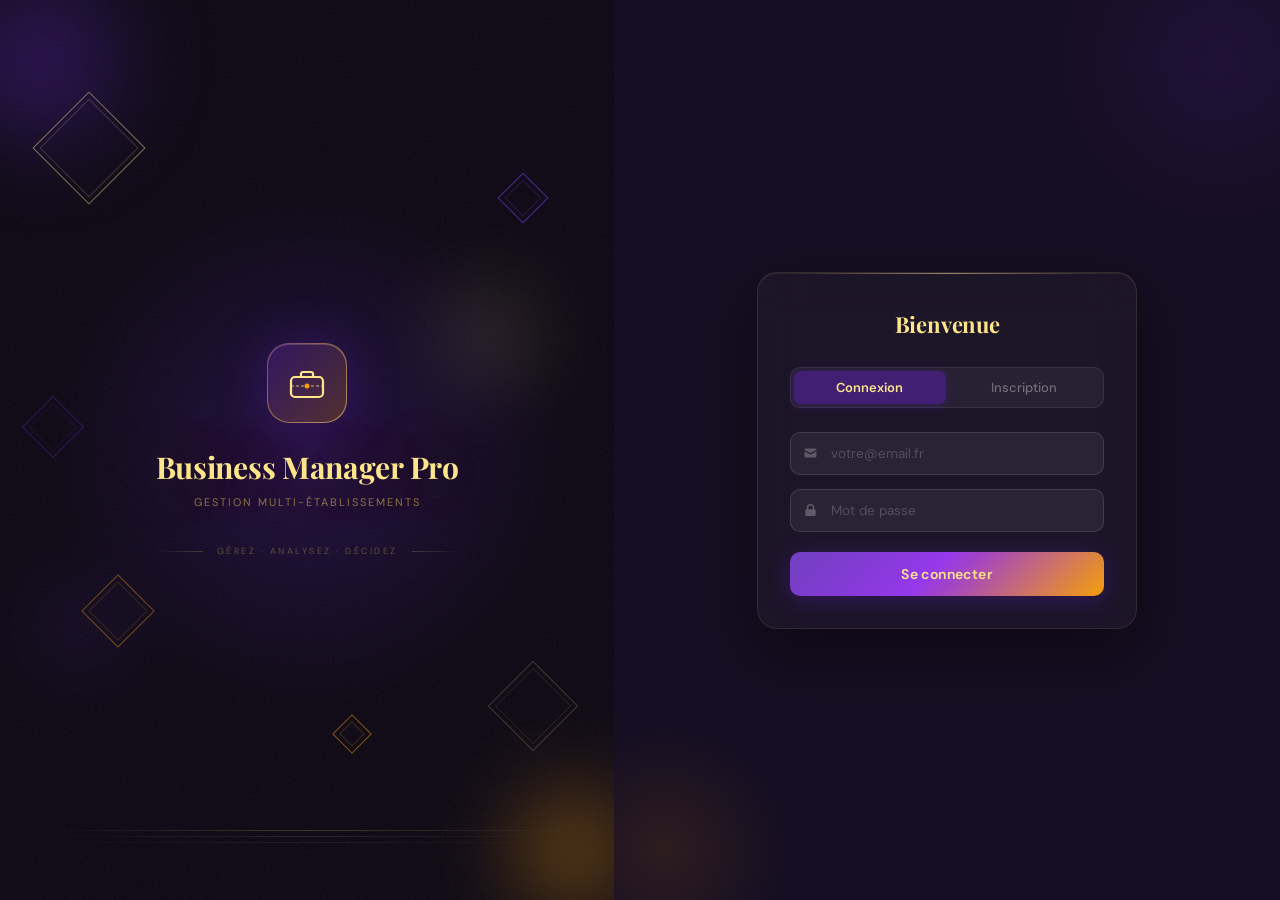
<file: templates/login.html>
<!DOCTYPE html>
<html lang="fr">
<head>
  <meta charset="UTF-8">
  <meta name="viewport" content="width=device-width, initial-scale=1.0">
  <title>Business Manager Pro — Connexion</title>
  <link rel="preconnect" href="https://fonts.googleapis.com">
  <link rel="preconnect" href="https://fonts.gstatic.com" crossorigin>
  <link href="https://fonts.googleapis.com/css2?family=Playfair+Display:wght@400;600;700&family=DM+Sans:wght@300;400;500;600&display=swap" rel="stylesheet">
  <style>
    :root {
      --dark:       #0D0814;
      --dark-mid:   #160E22;
      --dark-card:  #1A1030;
      --violet:     #5B21B6;
      --violet-mid: #7C3AED;
      --orange:     #F59E0B;
      --gold:       #FDE68A;
      --gold-dim:   #C9A84C;
      --white:      #FFFFFF;
      --glass:      rgba(255,255,255,0.04);
      --glass-border: rgba(253,230,138,0.12);
      --input-bg:   rgba(255,255,255,0.06);
      --input-border: rgba(255,255,255,0.12);
      --muted:      rgba(255,255,255,0.35);
      --error-bg:   rgba(220,38,38,0.12);
      --error-text: #FCA5A5;
      --success-bg: rgba(5,150,105,0.12);
      --success-text:#6EE7B7;
    }

    *, *::before, *::after { box-sizing: border-box; margin: 0; padding: 0; }

    body {
      font-family: 'DM Sans', sans-serif;
      min-height: 100vh;
      display: flex;
      background: var(--dark);
      overflow: hidden;
    }

    /* ══════════════════════════════════════════
       LEFT PANEL
    ══════════════════════════════════════════ */
    .panel-left {
      flex: 0 0 48%;
      position: relative;
      background: var(--dark);
      display: flex;
      flex-direction: column;
      align-items: center;
      justify-content: center;
      padding: 48px 40px;
      overflow: hidden;
    }

    .panel-left::before {
      content: '';
      position: absolute;
      inset: 0;
      background-image: url("data:image/svg+xml,%3Csvg viewBox='0 0 256 256' xmlns='http://www.w3.org/2000/svg'%3E%3Cfilter id='noise'%3E%3CfeTurbulence type='fractalNoise' baseFrequency='0.9' numOctaves='4' stitchTiles='stitch'/%3E%3C/filter%3E%3Crect width='100%25' height='100%25' filter='url(%23noise)' opacity='0.04'/%3E%3C/svg%3E");
      pointer-events: none;
      z-index: 1;
    }

    .panel-left::after {
      content: '';
      position: absolute;
      top: 50%; left: 50%;
      transform: translate(-50%, -50%);
      width: 520px; height: 520px;
      background: radial-gradient(ellipse, rgba(91,33,182,0.28) 0%, transparent 70%);
      pointer-events: none;
      z-index: 0;
    }

    /* Orbs */
    .orb {
      position: absolute;
      border-radius: 50%;
      filter: blur(40px);
      animation: floatOrb var(--dur) ease-in-out infinite alternate;
      opacity: 0.5;
      pointer-events: none;
    }
    .orb-1 { width:240px; height:240px; background:radial-gradient(circle,#5B21B6 0%,transparent 70%); top:-60px; left:-80px; --dur:7s; }
    .orb-2 { width:180px; height:180px; background:radial-gradient(circle,#F59E0B 0%,transparent 70%); bottom:-40px; right:-50px; --dur:9s; animation-delay:-3s; }
    .orb-3 { width:130px; height:130px; background:radial-gradient(circle,#FDE68A 0%,transparent 70%); top:30%; right:10%; --dur:11s; animation-delay:-5s; opacity:0.25; }
    .orb-4 { width:100px; height:100px; background:radial-gradient(circle,#7C3AED 0%,transparent 70%); bottom:25%; left:5%; --dur:8s; animation-delay:-2s; opacity:0.3; }

    @keyframes floatOrb {
      from { transform: translate(0,0) scale(1); }
      to   { transform: translate(20px,-30px) scale(1.08); }
    }

    /* Diamonds */
    .geo-canvas { position:absolute; inset:0; pointer-events:none; z-index:0; }

    .diamond {
      position: absolute;
      width: var(--sz); height: var(--sz);
      border: 1px solid var(--clr);
      transform: rotate(45deg);
      animation: spinDiamond var(--dur) linear infinite, floatDiamond var(--fdur) ease-in-out infinite alternate;
      opacity: var(--op);
    }
    .diamond::before { content:''; position:absolute; inset:4px; border:1px solid var(--clr); opacity:0.4; }

    .d1 { --sz:80px; --clr:rgba(253,230,138,0.6); --op:0.8; top:12%; left:8%;   --dur:28s; --fdur:6s; }
    .d2 { --sz:52px; --clr:rgba(245,158,11,0.7);  --op:0.6; top:65%; left:15%;  --dur:20s; --fdur:8s; animation-delay:-4s; }
    .d3 { --sz:36px; --clr:rgba(124,58,237,0.8);  --op:0.7; top:20%; right:12%; --dur:35s; --fdur:7s; animation-delay:-8s; }
    .d4 { --sz:64px; --clr:rgba(253,230,138,0.4); --op:0.5; bottom:18%; right:8%; --dur:22s; --fdur:9s; animation-delay:-2s; }
    .d5 { --sz:28px; --clr:rgba(245,158,11,0.6);  --op:0.9; top:80%; left:55%;  --dur:18s; --fdur:5s; animation-delay:-6s; }
    .d6 { --sz:44px; --clr:rgba(91,33,182,0.7);   --op:0.6; top:45%; left:5%;   --dur:30s; --fdur:10s; animation-delay:-11s; }

    @keyframes spinDiamond { from { transform:rotate(45deg); } to { transform:rotate(405deg); } }
    @keyframes floatDiamond { from { margin-top:0; } to { margin-top:-18px; } }

    .deco-lines { position:absolute; bottom:52px; left:40px; right:40px; z-index:2; opacity:0.2; }
    .deco-lines span { display:block; height:1px; background:linear-gradient(90deg,transparent,#FDE68A,transparent); margin-bottom:5px; animation:linePulse 3s ease-in-out infinite alternate; }
    .deco-lines span:nth-child(2) { animation-delay:0.4s; opacity:0.6; }
    .deco-lines span:nth-child(3) { animation-delay:0.8s; opacity:0.4; }
    @keyframes linePulse { from { opacity:0.1; } to { opacity:0.45; } }

    /* Brand */
    .brand {
      position: relative; z-index: 2; text-align: center;
      animation: brandReveal 0.9s cubic-bezier(0.16,1,0.3,1) both;
    }
    @keyframes brandReveal { from { opacity:0; transform:translateY(28px); } to { opacity:1; transform:translateY(0); } }

    .brand-icon {
      width:80px; height:80px; margin:0 auto 26px;
      background: linear-gradient(135deg, rgba(91,33,182,0.35), rgba(245,158,11,0.22));
      border: 1px solid rgba(253,230,138,0.3);
      border-radius: 22px;
      display: flex; align-items: center; justify-content: center;
      box-shadow: 0 0 50px rgba(91,33,182,0.35), inset 0 1px 0 rgba(253,230,138,0.2);
      position: relative;
    }
    .brand-icon::after {
      content: ''; position:absolute; inset:-1px; border-radius:23px;
      background: linear-gradient(135deg, rgba(91,33,182,0.5), rgba(245,158,11,0.3), rgba(253,230,138,0.4));
      mask: linear-gradient(#fff 0 0) content-box, linear-gradient(#fff 0 0);
      mask-composite: exclude; padding:1px;
    }

    .brand-title {
      font-family: 'Playfair Display', serif;
      font-size: 30px; font-weight: 700;
      color: var(--gold); line-height: 1.2;
      letter-spacing: -0.3px; margin-bottom: 10px;
      text-shadow: 0 0 80px rgba(253,230,138,0.35);
    }

    .brand-sub {
      font-size: 11px; font-weight: 400;
      color: var(--gold-dim); letter-spacing: 2px;
      text-transform: uppercase; opacity: 0.65;
    }

    .brand-tag {
      margin-top: 36px; display:flex; align-items:center; gap:14px; opacity:0.4;
    }
    .brand-tag::before { content:''; flex:1; height:1px; background:linear-gradient(90deg,transparent,rgba(253,230,138,0.5)); }
    .brand-tag::after  { content:''; flex:1; height:1px; background:linear-gradient(90deg,rgba(253,230,138,0.5),transparent); }
    .brand-tag span { font-size:9px; letter-spacing:2.5px; text-transform:uppercase; color:var(--gold-dim); white-space:nowrap; }

    /* ══════════════════════════════════════════
       RIGHT PANEL — Dark Glass
    ══════════════════════════════════════════ */
    .panel-right {
      flex: 1;
      background: var(--dark-mid);
      display: flex;
      flex-direction: column;
      align-items: center;
      justify-content: center;
      padding: 48px 40px;
      position: relative;
      overflow: hidden;
      animation: panelSlide 0.7s cubic-bezier(0.16,1,0.3,1) both;
      animation-delay: 0.15s;
    }
    @keyframes panelSlide { from { opacity:0; transform:translateX(24px); } to { opacity:1; transform:translateX(0); } }

    /* Subtle glow accents */
    .panel-right::before {
      content: ''; position:absolute;
      top:-120px; right:-120px;
      width:360px; height:360px;
      background: radial-gradient(ellipse, rgba(91,33,182,0.15) 0%, transparent 65%);
      pointer-events: none;
    }
    .panel-right::after {
      content: ''; position:absolute;
      bottom:-80px; left:-80px;
      width:260px; height:260px;
      background: radial-gradient(ellipse, rgba(245,158,11,0.1) 0%, transparent 65%);
      pointer-events: none;
    }

    /* Glass card */
    .form-card {
      width: 100%; max-width: 380px;
      position: relative; z-index: 1;
      background: rgba(255,255,255,0.03);
      border: 1px solid rgba(253,230,138,0.1);
      border-radius: 20px;
      padding: 36px 32px 32px;
      backdrop-filter: blur(20px);
      box-shadow: 0 24px 64px rgba(0,0,0,0.4), inset 0 1px 0 rgba(253,230,138,0.08);
    }

    /* Thin gold top accent */
    .form-card::before {
      content: ''; position:absolute; top:0; left:10%; right:10%; height:1px;
      background: linear-gradient(90deg, transparent, rgba(253,230,138,0.5), transparent);
      border-radius: 1px;
    }

    /* Heading — just the title, no subtitle */
    .form-heading {
      margin-bottom: 28px;
      text-align: center;
    }
    .form-heading h2 {
      font-family: 'Playfair Display', serif;
      font-size: 22px; font-weight: 700;
      color: var(--gold);
      letter-spacing: -0.2px;
    }

    /* Tabs */
    .tab-bar {
      display: flex; gap: 3px; margin-bottom: 24px;
      background: rgba(255,255,255,0.05);
      border: 1px solid rgba(255,255,255,0.08);
      border-radius: 10px; padding: 3px;
    }
    .tab-btn {
      flex: 1; padding: 8px 14px;
      font-family: 'DM Sans', sans-serif;
      font-size: 13px; font-weight: 500;
      border: none; border-radius: 7px;
      cursor: pointer;
      transition: all 0.25s ease;
      color: var(--muted);
      background: transparent;
    }
    .tab-btn.active {
      background: rgba(91,33,182,0.5);
      color: var(--gold);
      font-weight: 600;
      box-shadow: 0 2px 12px rgba(91,33,182,0.3);
    }
    .tab-btn:hover:not(.active) { color: rgba(255,255,255,0.7); }

    /* Alert */
    .alert {
      display: none; padding: 10px 14px; border-radius: 9px;
      font-size: 12.5px; font-weight: 500; margin-bottom: 18px;
      border-left: 3px solid; animation: alertIn 0.3s ease;
    }
    @keyframes alertIn { from { opacity:0; transform:translateY(-6px); } to { opacity:1; transform:translateY(0); } }
    .alert.error  { display:flex; align-items:center; gap:8px; background:var(--error-bg);   color:var(--error-text);   border-color:#EF4444; }
    .alert.success{ display:flex; align-items:center; gap:8px; background:var(--success-bg); color:var(--success-text); border-color:#10B981; }

    /* Form panels */
    .form-panel { display: none; }
    .form-panel.active { display: block; }

    /* Form groups — NO labels */
    .form-group { margin-bottom: 14px; }

    .input-wrap { position: relative; }
    .input-wrap svg {
      position: absolute; left: 13px; top: 50%;
      transform: translateY(-50%);
      width: 15px; height: 15px;
      color: rgba(255,255,255,0.25);
      pointer-events: none; transition: color 0.2s;
    }

    .form-group input {
      width: 100%;
      padding: 12px 14px 12px 40px;
      border: 1px solid var(--input-border);
      border-radius: 10px;
      font-size: 13.5px;
      font-family: 'DM Sans', sans-serif;
      color: rgba(255,255,255,0.85);
      background: var(--input-bg);
      outline: none;
      transition: border-color 0.2s, box-shadow 0.2s, background 0.2s;
    }
    .form-group input::placeholder { color: rgba(255,255,255,0.2); }
    .form-group input:focus {
      border-color: rgba(245,158,11,0.55);
      background: rgba(255,255,255,0.08);
      box-shadow: 0 0 0 3px rgba(245,158,11,0.1);
    }
    .input-wrap:focus-within svg { color: rgba(245,158,11,0.7); }

    /* Submit button */
    .btn-submit {
      width: 100%; padding: 13px; margin-top: 6px;
      background: linear-gradient(135deg, #5B21B6 0%, #9333EA 45%, #F59E0B 100%);
      color: var(--gold);
      border: none; border-radius: 10px;
      font-family: 'DM Sans', sans-serif;
      font-size: 14px; font-weight: 600; letter-spacing: 0.4px;
      cursor: pointer; position: relative; overflow: hidden;
      transition: filter 0.2s, transform 0.15s, box-shadow 0.2s;
      box-shadow: 0 4px 24px rgba(91,33,182,0.35);
    }
    .btn-submit::before {
      content: ''; position:absolute; inset:0;
      background: linear-gradient(135deg, rgba(255,255,255,0.14) 0%, transparent 55%);
      pointer-events: none;
    }
    .btn-submit:hover:not(:disabled) { filter:brightness(1.1); transform:translateY(-1px); box-shadow:0 8px 32px rgba(91,33,182,0.45); }
    .btn-submit:active:not(:disabled) { transform:translateY(0); }
    .btn-submit:disabled { background:#2D2040; color:rgba(255,255,255,0.2); cursor:not-allowed; box-shadow:none; }

    .btn-submit .spinner {
      display: none; width:13px; height:13px;
      border: 2px solid rgba(253,230,138,0.3);
      border-top-color: var(--gold); border-radius:50%;
      animation: spin 0.7s linear infinite;
      vertical-align: middle; margin-right: 7px;
    }
    .btn-submit.loading .spinner { display: inline-block; }
    @keyframes spin { to { transform: rotate(360deg); } }

    /* Responsive */
    @media (max-width: 768px) {
      body { flex-direction: column; overflow: auto; }
      .panel-left { flex:0 0 auto; padding:40px 24px 32px; min-height:240px; }
      .brand-title { font-size:22px; }
      .orb-1 { width:160px; height:160px; }
      .orb-2 { width:120px; height:120px; }
      .panel-right { flex:1; padding:32px 20px 48px; background:var(--dark); }
      .deco-lines { display: none; }
    }
  </style>
</head>
<body>

<!-- ═══════════ LEFT PANEL ═══════════ -->
<div class="panel-left">
  <div class="orb orb-1"></div>
  <div class="orb orb-2"></div>
  <div class="orb orb-3"></div>
  <div class="orb orb-4"></div>

  <div class="geo-canvas">
    <div class="diamond d1"></div>
    <div class="diamond d2"></div>
    <div class="diamond d3"></div>
    <div class="diamond d4"></div>
    <div class="diamond d5"></div>
    <div class="diamond d6"></div>
  </div>

  <div class="brand">
    <div class="brand-icon">
      <svg width="38" height="34" viewBox="0 0 38 34" fill="none">
        <rect x="3" y="11" width="32" height="20" rx="4" stroke="#FDE68A" stroke-width="2.2"/>
        <path d="M13 11V8C13 6.9 13.9 6 15 6H23C24.1 6 25 6.9 25 8V11" stroke="#FDE68A" stroke-width="2.2" stroke-linecap="round"/>
        <line x1="3" y1="20" x2="35" y2="20" stroke="#FDE68A" stroke-width="1.6" stroke-dasharray="3 2" opacity="0.5"/>
        <circle cx="19" cy="20" r="2.5" fill="#F59E0B"/>
      </svg>
    </div>
    <h1 class="brand-title">Business Manager Pro</h1>
    <p class="brand-sub">Gestion multi-établissements</p>
    <div class="brand-tag"><span>Gérez · Analysez · Décidez</span></div>
  </div>

  <div class="deco-lines"><span></span><span></span><span></span></div>
</div>

<!-- ═══════════ RIGHT PANEL ═══════════ -->
<div class="panel-right">
  <div class="form-card">

    <div class="form-heading"><h2>Bienvenue</h2></div>

    <div class="tab-bar">
      <button class="tab-btn active" id="tab-login" onclick="showPanel('login', this)">Connexion</button>
      <button class="tab-btn" id="tab-register" onclick="showPanel('register', this)">Inscription</button>
    </div>

    <div id="alert" class="alert" role="alert"></div>

    <!-- LOGIN -->
    <div id="panel-login" class="form-panel active">
      <form onsubmit="return handleLogin(event)">
        <div class="form-group">
          <div class="input-wrap">
            <input type="email" id="login-email" required placeholder="votre@email.fr" autocomplete="email">
            <svg viewBox="0 0 20 20" fill="currentColor"><path d="M2.003 5.884L10 9.882l7.997-3.998A2 2 0 0016 4H4a2 2 0 00-1.997 1.884z"/><path d="M18 8.118l-8 4-8-4V14a2 2 0 002 2h12a2 2 0 002-2V8.118z"/></svg>
          </div>
        </div>
        <div class="form-group">
          <div class="input-wrap">
            <input type="password" id="login-password" required placeholder="Mot de passe" autocomplete="current-password">
            <svg viewBox="0 0 20 20" fill="currentColor"><path fill-rule="evenodd" d="M5 9V7a5 5 0 0110 0v2a2 2 0 012 2v5a2 2 0 01-2 2H5a2 2 0 01-2-2v-5a2 2 0 012-2zm8-2v2H7V7a3 3 0 016 0z" clip-rule="evenodd"/></svg>
          </div>
        </div>
        <button type="submit" class="btn-submit" id="btn-login">
          <span class="spinner"></span>Se connecter
        </button>
      </form>
    </div>

    <!-- REGISTER -->
    <div id="panel-register" class="form-panel">
      <form onsubmit="return handleRegister(event)">
        <div class="form-group">
          <div class="input-wrap">
            <input type="text" id="reg-name" required placeholder="Nom complet">
            <svg viewBox="0 0 20 20" fill="currentColor"><path fill-rule="evenodd" d="M10 9a3 3 0 100-6 3 3 0 000 6zm-7 9a7 7 0 1114 0H3z" clip-rule="evenodd"/></svg>
          </div>
        </div>
        <div class="form-group">
          <div class="input-wrap">
            <input type="email" id="reg-email" required placeholder="votre@email.fr" autocomplete="email">
            <svg viewBox="0 0 20 20" fill="currentColor"><path d="M2.003 5.884L10 9.882l7.997-3.998A2 2 0 0016 4H4a2 2 0 00-1.997 1.884z"/><path d="M18 8.118l-8 4-8-4V14a2 2 0 002 2h12a2 2 0 002-2V8.118z"/></svg>
          </div>
        </div>
        <div class="form-group">
          <div class="input-wrap">
            <input type="password" id="reg-password" required placeholder="Mot de passe (6 car. min.)" minlength="6" autocomplete="new-password">
            <svg viewBox="0 0 20 20" fill="currentColor"><path fill-rule="evenodd" d="M5 9V7a5 5 0 0110 0v2a2 2 0 012 2v5a2 2 0 01-2 2H5a2 2 0 01-2-2v-5a2 2 0 012-2zm8-2v2H7V7a3 3 0 016 0z" clip-rule="evenodd"/></svg>
          </div>
        </div>
        <div class="form-group">
          <div class="input-wrap">
            <input type="password" id="reg-password2" required placeholder="Confirmer" autocomplete="new-password">
            <svg viewBox="0 0 20 20" fill="currentColor"><path fill-rule="evenodd" d="M5 9V7a5 5 0 0110 0v2a2 2 0 012 2v5a2 2 0 01-2 2H5a2 2 0 01-2-2v-5a2 2 0 012-2zm8-2v2H7V7a3 3 0 016 0z" clip-rule="evenodd"/></svg>
          </div>
        </div>
        <button type="submit" class="btn-submit" id="btn-register">
          <span class="spinner"></span>Créer un compte
        </button>
      </form>
    </div>

  </div>
</div>

<script>
  /* ── Panel switcher ── */
  function showPanel(panel, tab) {
    document.querySelectorAll('.form-panel').forEach(p => p.classList.remove('active'));
    document.querySelectorAll('.tab-btn').forEach(t => t.classList.remove('active'));
    document.getElementById('panel-' + panel).classList.add('active');
    if (tab) tab.classList.add('active');
    hideAlert();
  }

  /* ── Alert helpers ── */
  function showAlert(msg, type) {
    const el = document.getElementById('alert');
    const icon = type === 'error'
      ? '<svg width="15" height="15" viewBox="0 0 20 20" fill="currentColor"><path fill-rule="evenodd" d="M18 10a8 8 0 11-16 0 8 8 0 0116 0zm-7 4a1 1 0 11-2 0 1 1 0 012 0zm-1-9a1 1 0 00-1 1v4a1 1 0 102 0V6a1 1 0 00-1-1z" clip-rule="evenodd"/></svg>'
      : '<svg width="15" height="15" viewBox="0 0 20 20" fill="currentColor"><path fill-rule="evenodd" d="M10 18a8 8 0 100-16 8 8 0 000 16zm3.707-9.293a1 1 0 00-1.414-1.414L9 10.586 7.707 9.293a1 1 0 00-1.414 1.414l2 2a1 1 0 001.414 0l4-4z" clip-rule="evenodd"/></svg>';
    el.innerHTML = icon + msg;
    el.className = 'alert ' + type;
  }
  function hideAlert() {
    const el = document.getElementById('alert');
    el.className = 'alert';
    el.innerHTML = '';
  }

  /* ── Login ── */
  async function handleLogin(e) {
    e.preventDefault();
    hideAlert();
    const btn = document.getElementById('btn-login');
    btn.disabled = true;
    btn.classList.add('loading');
    btn.lastChild.textContent = 'Connexion…';

    try {
      const res = await fetch('/auth/login', {
        method: 'POST',
        headers: { 'Content-Type': 'application/json' },
        body: JSON.stringify({
          email:    document.getElementById('login-email').value,
          password: document.getElementById('login-password').value
        })
      });
      const data = await res.json();
      if (res.ok) {
        btn.lastChild.textContent = 'Redirection…';
        window.location.href = '/';
        return false;
      } else {
        showAlert(data.error || 'Identifiants incorrects.', 'error');
      }
    } catch {
      showAlert('Erreur de connexion au serveur.', 'error');
    }

    btn.disabled = false;
    btn.classList.remove('loading');
    btn.lastChild.textContent = 'Se connecter';
    return false;
  }

  /* ── Register ── */
  async function handleRegister(e) {
    e.preventDefault();
    hideAlert();
    const pw  = document.getElementById('reg-password').value;
    const pw2 = document.getElementById('reg-password2').value;
    if (pw !== pw2) { showAlert('Les mots de passe ne correspondent pas.', 'error'); return false; }

    const btn = document.getElementById('btn-register');
    btn.disabled = true;
    btn.classList.add('loading');
    btn.lastChild.textContent = 'Création…';

    try {
      const res = await fetch('/auth/register', {
        method: 'POST',
        headers: { 'Content-Type': 'application/json' },
        body: JSON.stringify({
          name:     document.getElementById('reg-name').value,
          email:    document.getElementById('reg-email').value,
          password: pw
        })
      });
      const data = await res.json();
      if (res.ok) {
        showAlert('Compte créé ! Vous pouvez maintenant vous connecter.', 'success');
        showPanel('login', document.getElementById('tab-login'));
      } else {
        showAlert(data.error || 'Erreur lors de la création.', 'error');
      }
    } catch {
      showAlert('Erreur de connexion au serveur.', 'error');
    }

    btn.disabled = false;
    btn.classList.remove('loading');
    btn.lastChild.textContent = 'Créer un compte';
    return false;
  }
</script>
</body>
</html>
</file>
